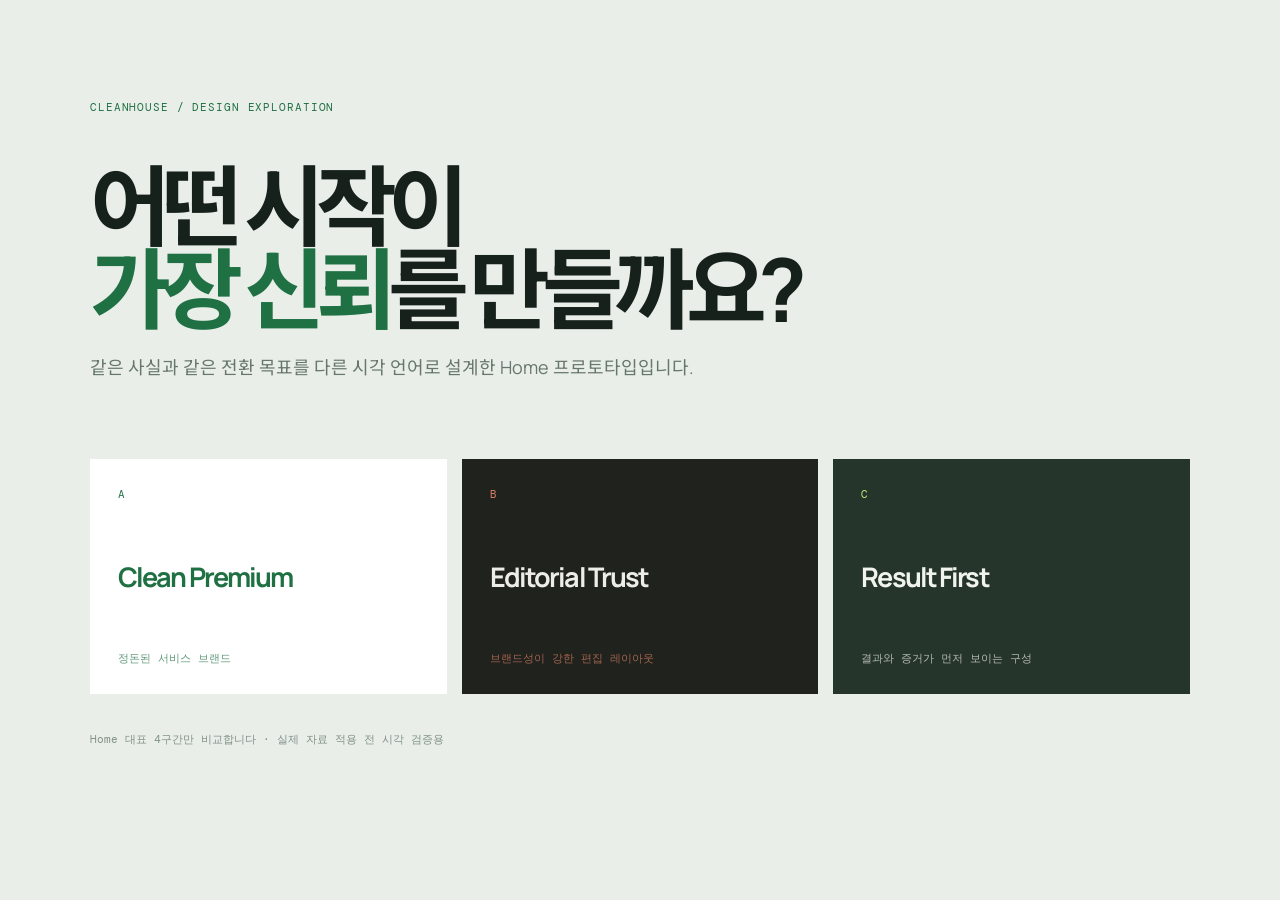
<file: index.html>
<!doctype html>
<html lang="ko">
  <head>
    <meta charset="UTF-8" />
    <meta name="viewport" content="width=device-width, initial-scale=1.0" />
    <meta name="description" content="클린하우스 디자인 방향 비교 프로토타입" />
    <title>클린하우스 디자인 방향 비교</title>
    <link rel="stylesheet" href="./styles.css" />
  </head>
  <body class="overview">
    <main class="overview-shell">
      <p class="eyebrow">CLEANHOUSE / DESIGN EXPLORATION</p>
      <h1>어떤 시작이<br /><em>가장 신뢰</em>를 만들까요?</h1>
      <p class="overview-lead">같은 사실과 같은 전환 목표를 다른 시각 언어로 설계한 Home 프로토타입입니다.</p>
      <div class="direction-grid">
        <a class="direction-link direction-link--a" href="./design-a.html"><span>A</span><strong>Clean Premium</strong><small>정돈된 서비스 브랜드</small></a>
        <a class="direction-link direction-link--b" href="./design-b.html"><span>B</span><strong>Editorial Trust</strong><small>브랜드성이 강한 편집 레이아웃</small></a>
        <a class="direction-link direction-link--c" href="./design-c.html"><span>C</span><strong>Result First</strong><small>결과와 증거가 먼저 보이는 구성</small></a>
      </div>
      <p class="overview-note">Home 대표 4구간만 비교합니다 · 실제 자료 적용 전 시각 검증용</p>
    </main>
  </body>
</html>
</file>
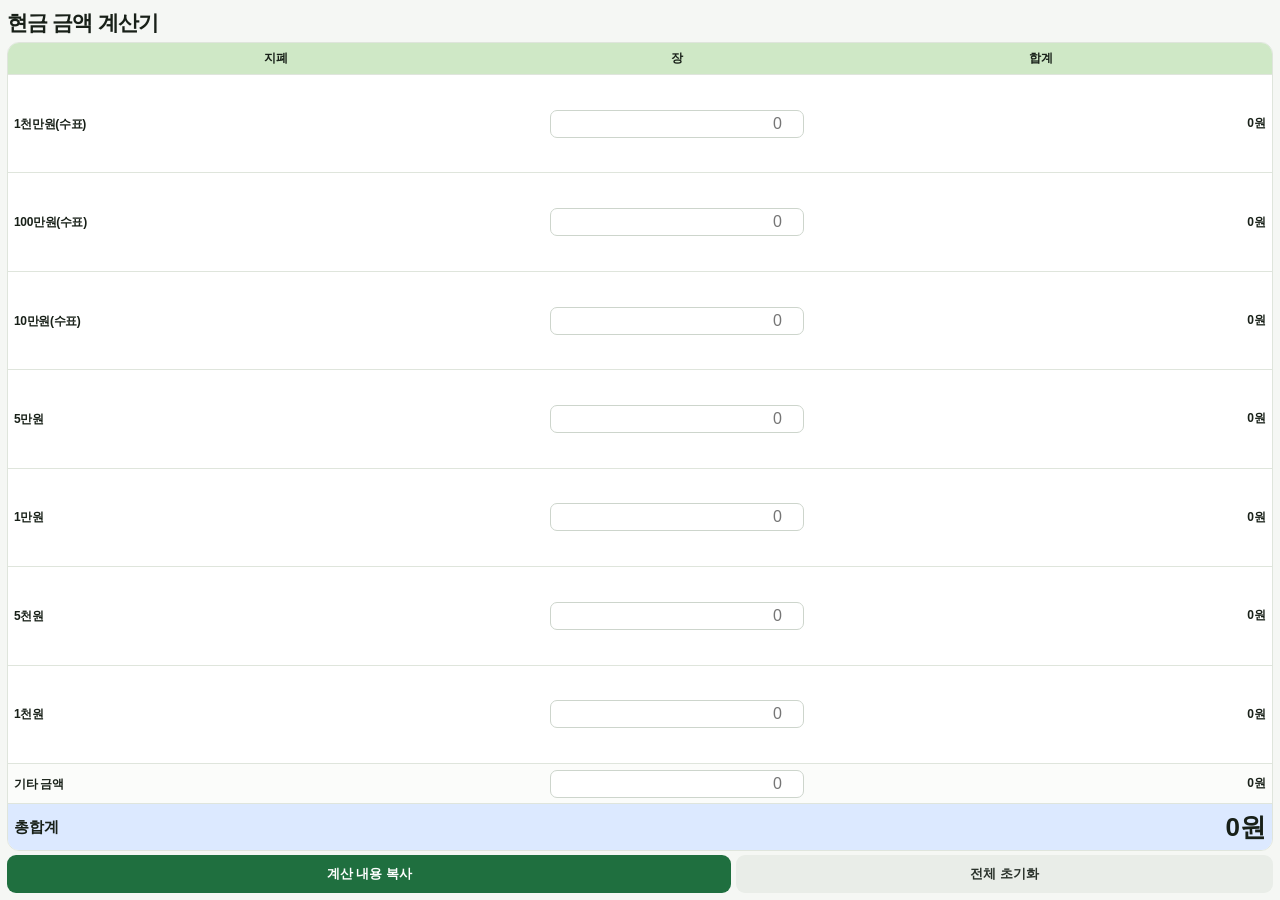
<file: app/src/main/assets/index.html>
<!doctype html>
<html lang="ko">
<head>
<meta charset="utf-8">
<meta name="viewport" content="width=device-width,initial-scale=1,viewport-fit=cover,user-scalable=no">
<title>현금 금액 계산기</title>
<style>
:root{--bg:#f5f7f4;--line:#dfe5dc;--green:#cfe8c6;--blue:#dce9ff;--text:#182018}
*{box-sizing:border-box;-webkit-tap-highlight-color:transparent}
html,body{margin:0;width:100%;height:100%;overflow:hidden;overscroll-behavior:none}
body{font-family:-apple-system,BlinkMacSystemFont,"Segoe UI","Noto Sans KR",sans-serif;background:var(--bg);color:var(--text)}
.wrap{width:100%;height:100dvh;margin:0 auto;padding:7px;display:flex;flex-direction:column;gap:4px}
.topbar{flex:0 0 31px;display:flex;align-items:center}
h1{margin:0;font-size:21px;line-height:1;letter-spacing:-.04em;white-space:nowrap}
.card{flex:1;min-height:0;background:#fff;border:1px solid var(--line);border-radius:12px;overflow:hidden;display:flex;flex-direction:column}
.head,.row{display:grid;grid-template-columns:1.45fr .72fr 1.25fr;align-items:center}
.head{flex:0 0 32px;background:var(--green);font-weight:800;text-align:center;border-bottom:1px solid var(--line);font-size:12px}
#rows{flex:1;min-height:0;display:grid;grid-template-rows:repeat(7,minmax(0,1fr))}
#rows .row{min-height:0}
.row{border-bottom:1px solid var(--line)}
.cell{padding:2px 6px;min-width:0}
.label{font-weight:750;letter-spacing:-.03em;font-size:12px;line-height:1;white-space:nowrap}
input{width:100%;height:28px;border:1px solid #cdd5cc;border-radius:7px;padding:0 6px;font-size:16px;text-align:right;outline:none;background:#fff}
input:focus{border-color:#6e9f72;box-shadow:0 0 0 2px rgba(84,134,91,.13)}
.amount{text-align:right;font-size:12px;font-weight:800;font-variant-numeric:tabular-nums;white-space:nowrap}
.etc{flex:0 0 40px;background:#fbfcfa}
.total{flex:0 0 46px;display:grid;grid-template-columns:1fr 1.4fr;align-items:center;background:var(--blue);font-weight:900;font-size:15px}
.total .value{text-align:right;font-size:26px;font-variant-numeric:tabular-nums;white-space:nowrap}
.actions{flex:0 0 38px;display:grid;grid-template-columns:1.35fr 1fr;gap:5px}
button{min-height:38px;border:0;border-radius:9px;font-family:inherit;font-size:13px;font-weight:800;touch-action:manipulation}
.copy{background:#1f6f3f;color:#fff}.reset{background:#e9ede8;color:#29312a}
@media(max-height:680px){.topbar{flex-basis:26px}h1{font-size:17px}.head{flex-basis:28px}.label,.amount{font-size:11px}input{height:25px}.etc{flex-basis:36px}.total{flex-basis:41px}.total .value{font-size:20px}.actions{flex-basis:34px}button{min-height:34px}}
@media(max-height:560px){.topbar{display:none}.head{flex-basis:25px}.etc{flex-basis:32px}.total{flex-basis:36px}.actions{flex-basis:31px}button{min-height:31px}}
</style>
</head>
<body>
<main class="wrap">
  <div class="topbar"><h1>현금 금액 계산기</h1></div>
  <section class="card">
    <div class="head"><div class="cell">지폐</div><div class="cell">장</div><div class="cell">합계</div></div>
    <div id="rows"></div>
    <div class="row etc">
      <div class="cell"><div class="label">기타 금액</div></div>
      <div class="cell"><input id="etcAmount" type="number" inputmode="numeric" min="0" step="1" placeholder="0" aria-label="기타 금액"></div>
      <div class="cell amount" id="etcTotal">0원</div>
    </div>
    <div class="total"><div class="cell">총합계</div><div class="cell value" id="grandTotal">0원</div></div>
  </section>
  <div class="actions">
    <button class="copy" id="copyBtn">계산 내용 복사</button>
    <button class="reset" id="resetBtn">전체 초기화</button>
  </div>
</main>
<script>
const denominations=[
 {label:"1천만원(수표)",value:10000000},
 {label:"100만원(수표)",value:1000000},
 {label:"10만원(수표)",value:100000},
 {label:"5만원",value:50000},
 {label:"1만원",value:10000},
 {label:"5천원",value:5000},
 {label:"1천원",value:1000}
];
const rowsEl=document.getElementById("rows"),etcInput=document.getElementById("etcAmount"),etcTotal=document.getElementById("etcTotal"),grandTotal=document.getElementById("grandTotal");
const fmt=n=>new Intl.NumberFormat("ko-KR").format(n)+"원";
const clean=v=>Math.max(0,Math.floor(Number(v)||0));
denominations.forEach((d,i)=>{
 const row=document.createElement("div");row.className="row";
 row.innerHTML=`<div class="cell"><div class="label">${d.label}</div></div><div class="cell"><input class="count" data-index="${i}" type="number" inputmode="numeric" min="0" step="1" placeholder="0" aria-label="${d.label} 장수"></div><div class="cell amount" id="subtotal-${i}">0원</div>`;
 rowsEl.appendChild(row);
});
const countInputs=[...document.querySelectorAll(".count")];
function calculate(){
 let total=0;
 countInputs.forEach(input=>{
   const i=Number(input.dataset.index),count=clean(input.value),subtotal=count*denominations[i].value;
   document.getElementById(`subtotal-${i}`).textContent=fmt(subtotal);total+=subtotal;
 });
 const etc=clean(etcInput.value);etcTotal.textContent=fmt(etc);total+=etc;grandTotal.textContent=fmt(total);return total;
}
function makeCopyText(){
 const lines=["[현금 계산 내역]"];
 countInputs.forEach(input=>{
   const i=Number(input.dataset.index),count=clean(input.value);
   if(count>0) lines.push(`${denominations[i].label} × ${count}장 = ${fmt(count*denominations[i].value)}`);
 });
 const etc=clean(etcInput.value);if(etc>0)lines.push(`기타 금액 = ${fmt(etc)}`);
 lines.push(`총합계 = ${fmt(calculate())}`);return lines.join("\n");
}
function copyResult(){
 const text=makeCopyText();
 if(window.Android&&window.Android.copyText){window.Android.copyText(text);return;}
 const ta=document.createElement("textarea");ta.value=text;document.body.appendChild(ta);ta.select();document.execCommand("copy");ta.remove();
}
function resetAll(){countInputs.forEach(i=>i.value="");etcInput.value="";calculate();}
countInputs.forEach(i=>i.addEventListener("input",calculate));
etcInput.addEventListener("input",calculate);
document.getElementById("copyBtn").addEventListener("click",copyResult);
document.getElementById("resetBtn").addEventListener("click",resetAll);
calculate();
</script>
</body>
</html>
</file>
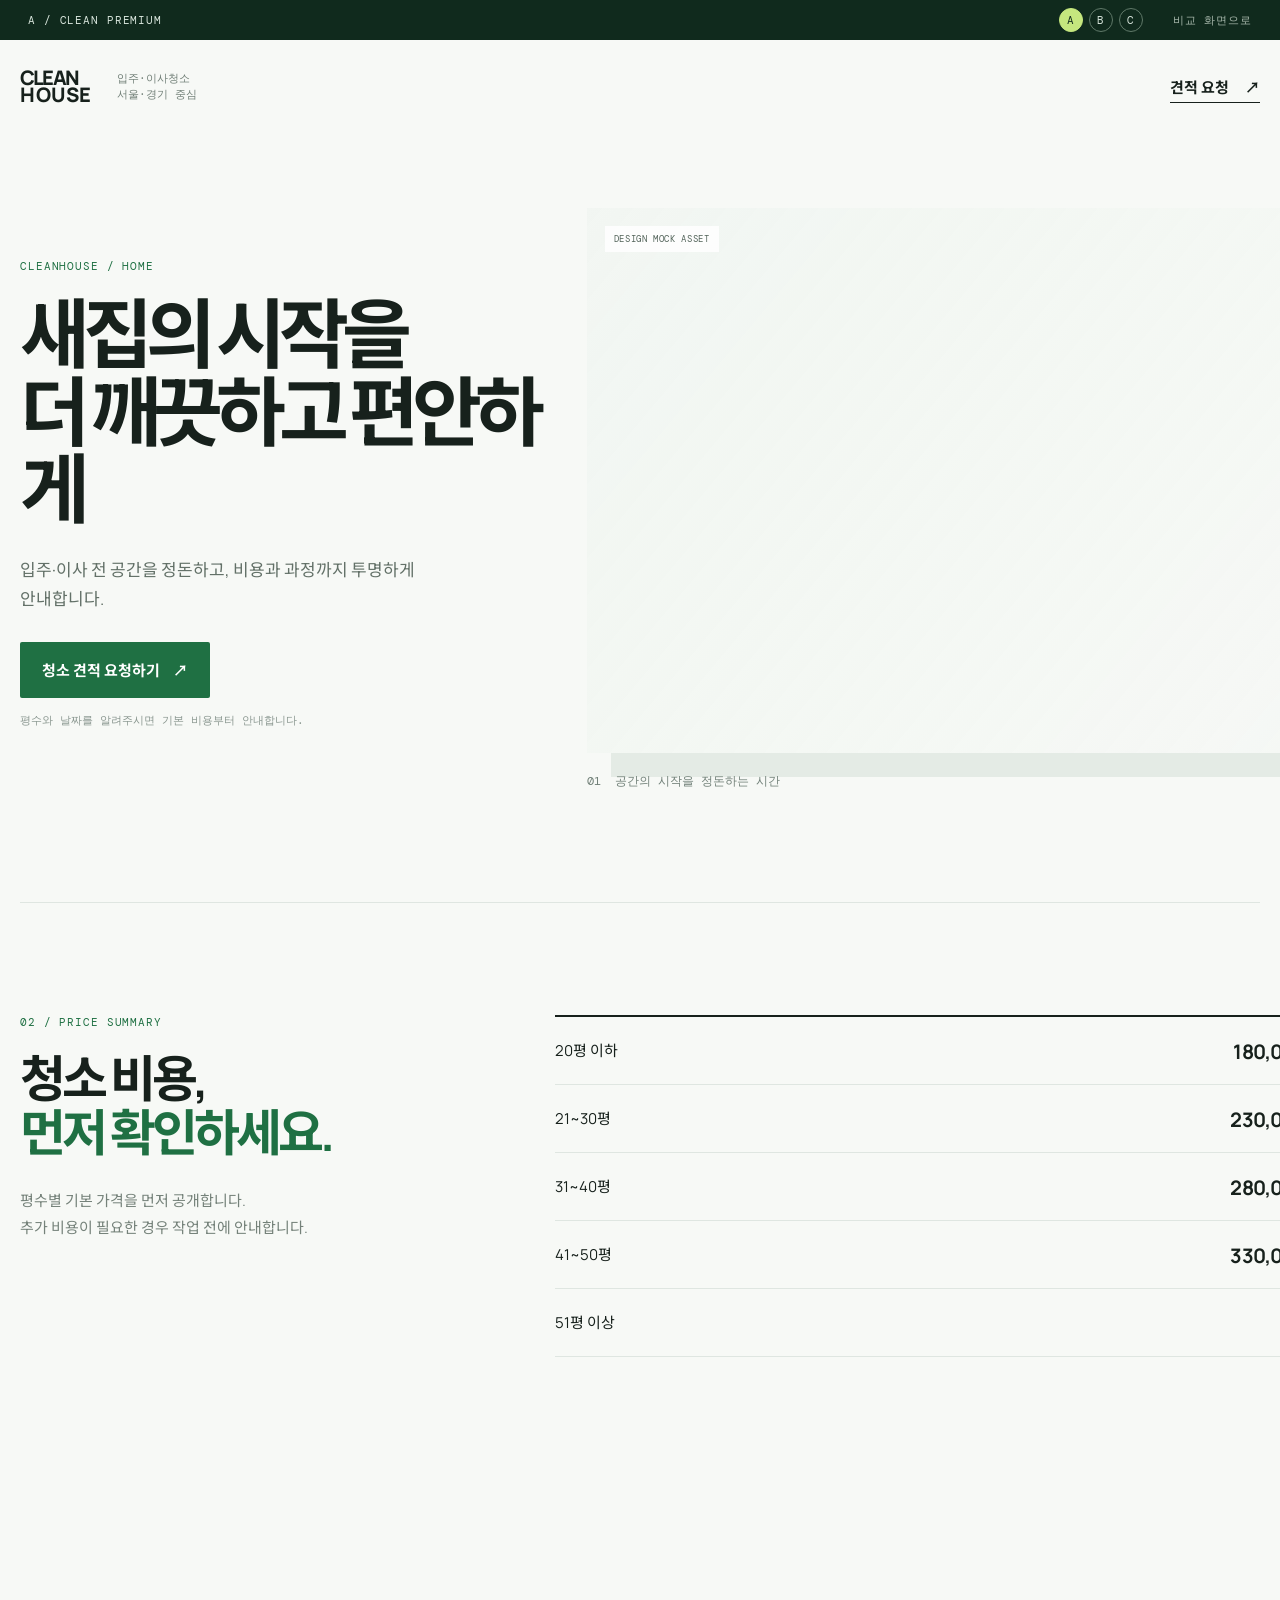
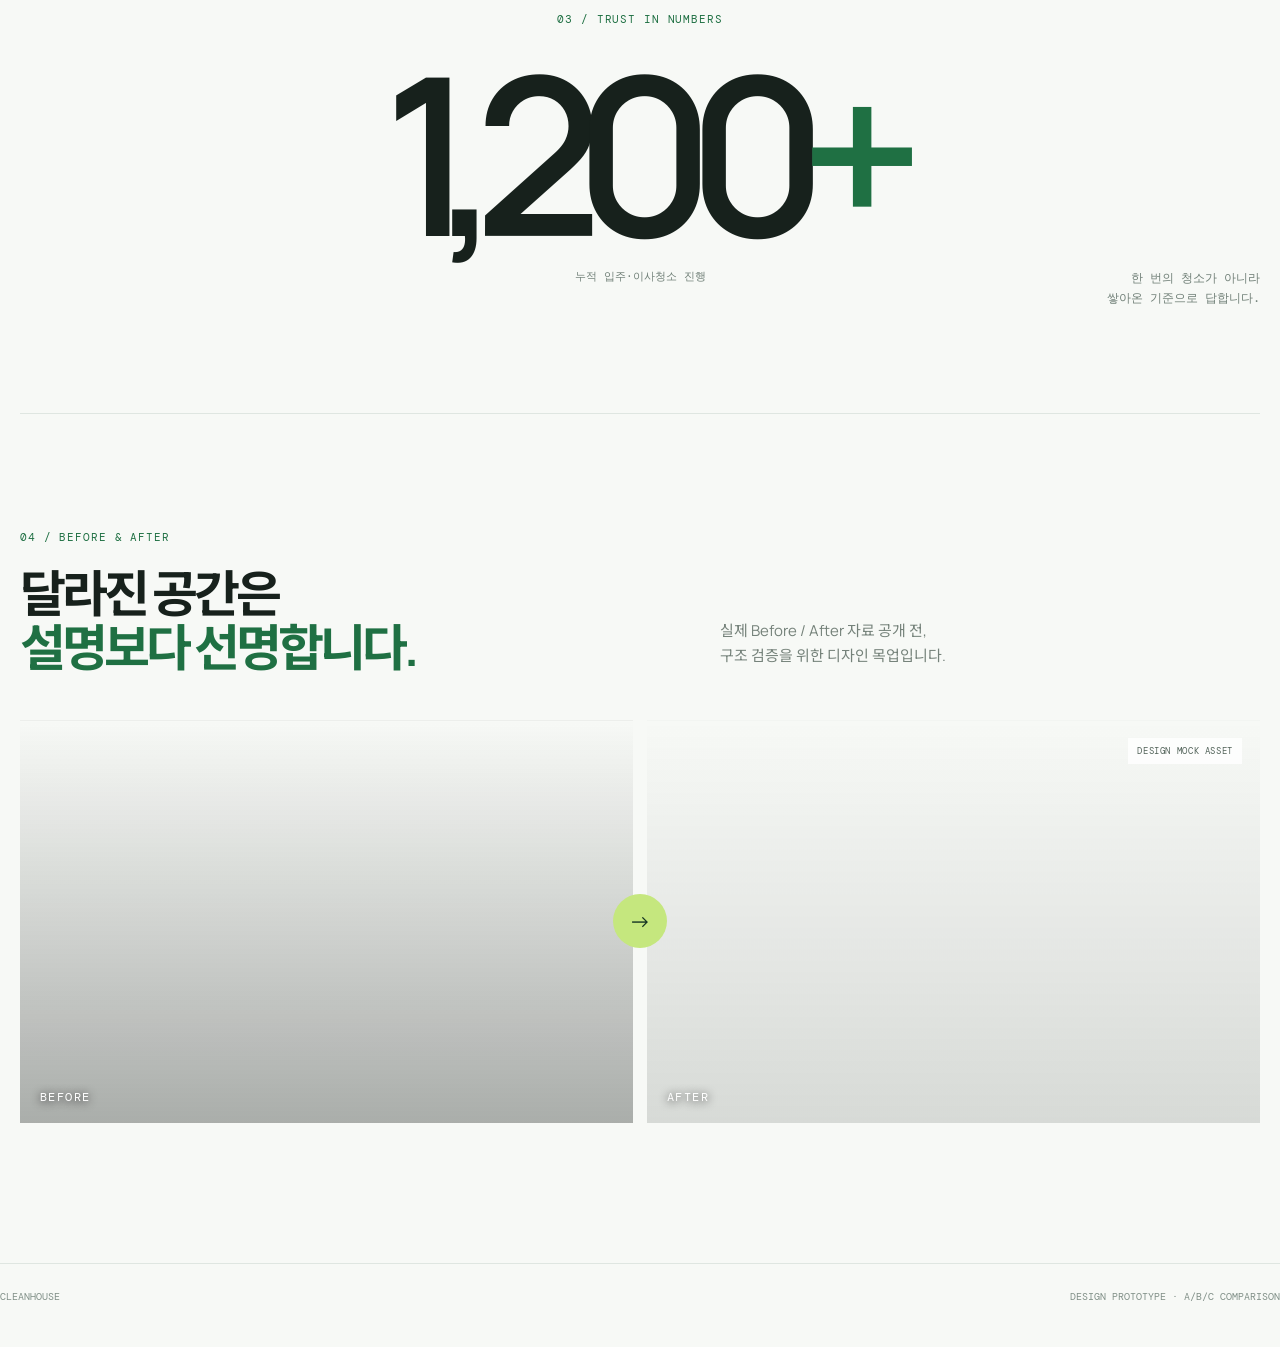
<file: design-a.html>
<!doctype html>
<html lang="ko"><head><meta charset="UTF-8" /><meta name="viewport" content="width=device-width, initial-scale=1.0" /><title>A / Clean Premium · 클린하우스</title><link rel="stylesheet" href="./styles.css" /></head><body data-variant="a"><div id="app"></div><script src="./app.js"></script></body></html>
</file>
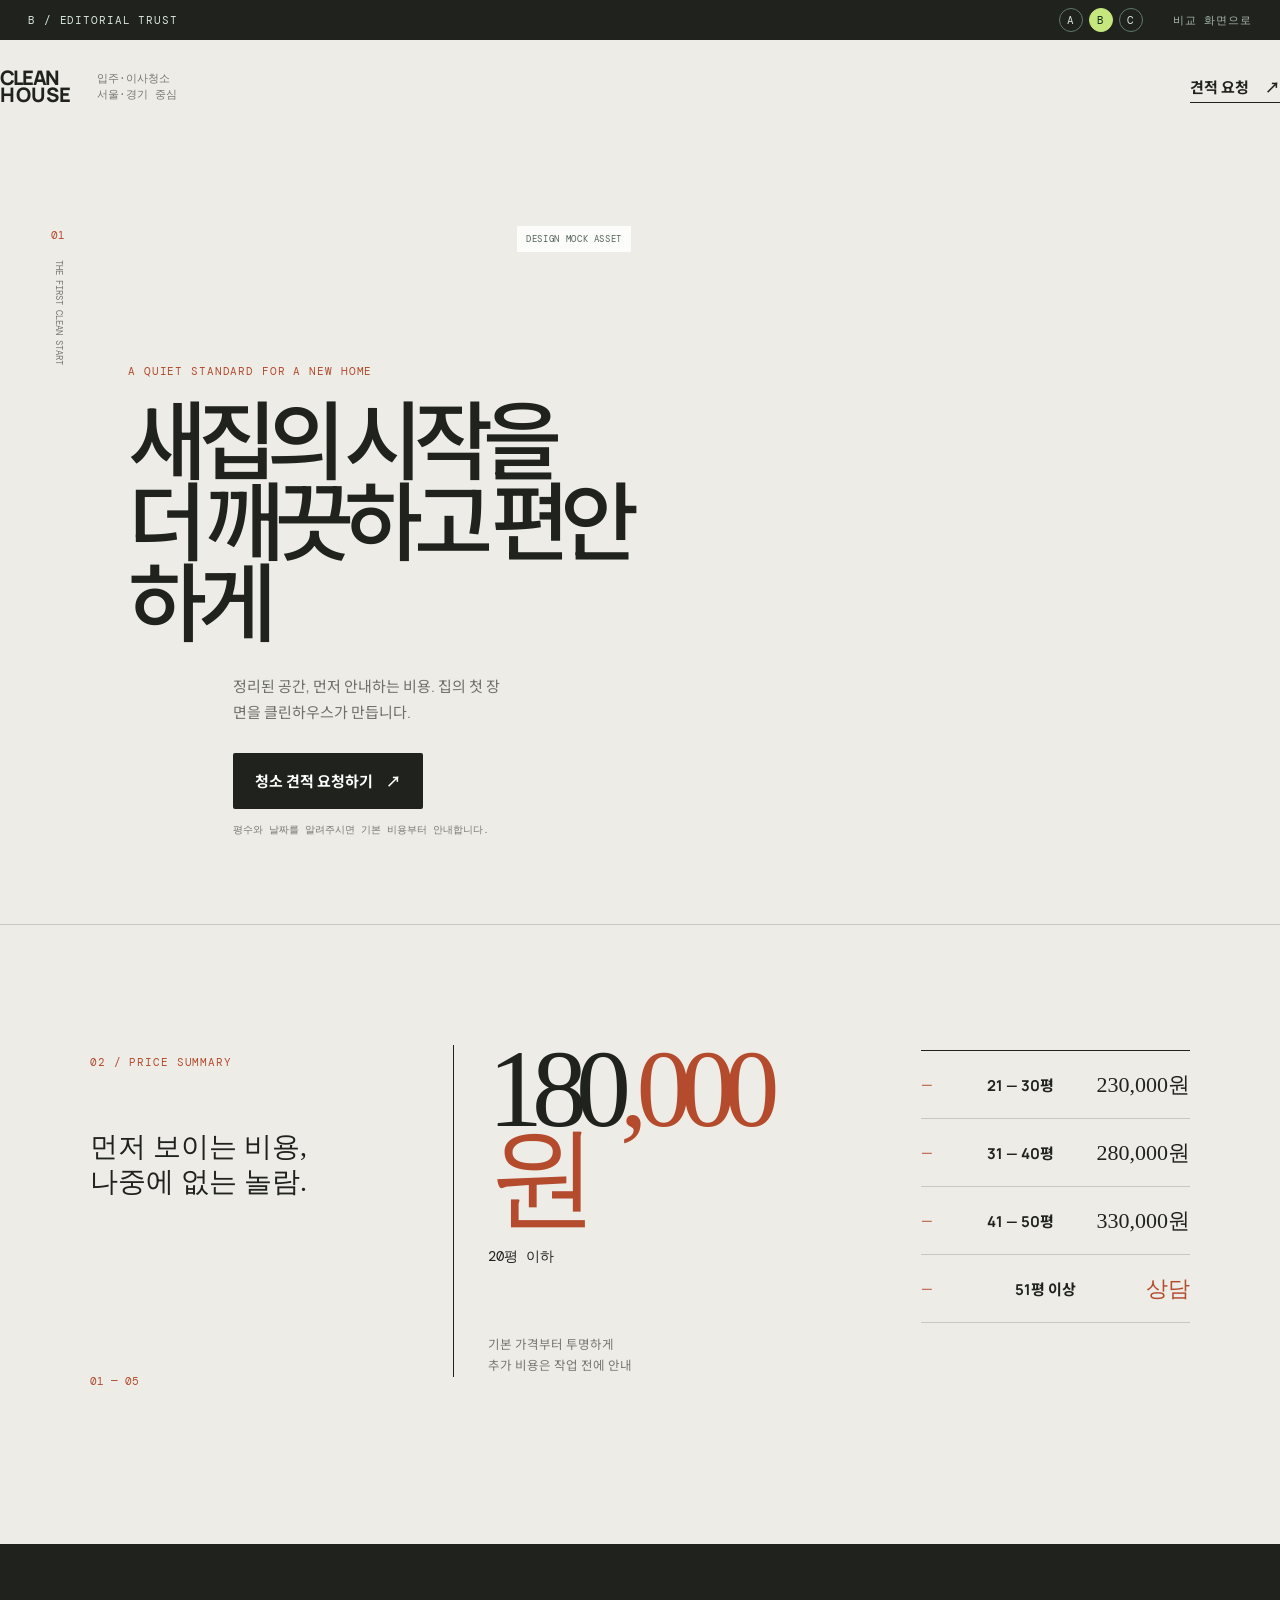
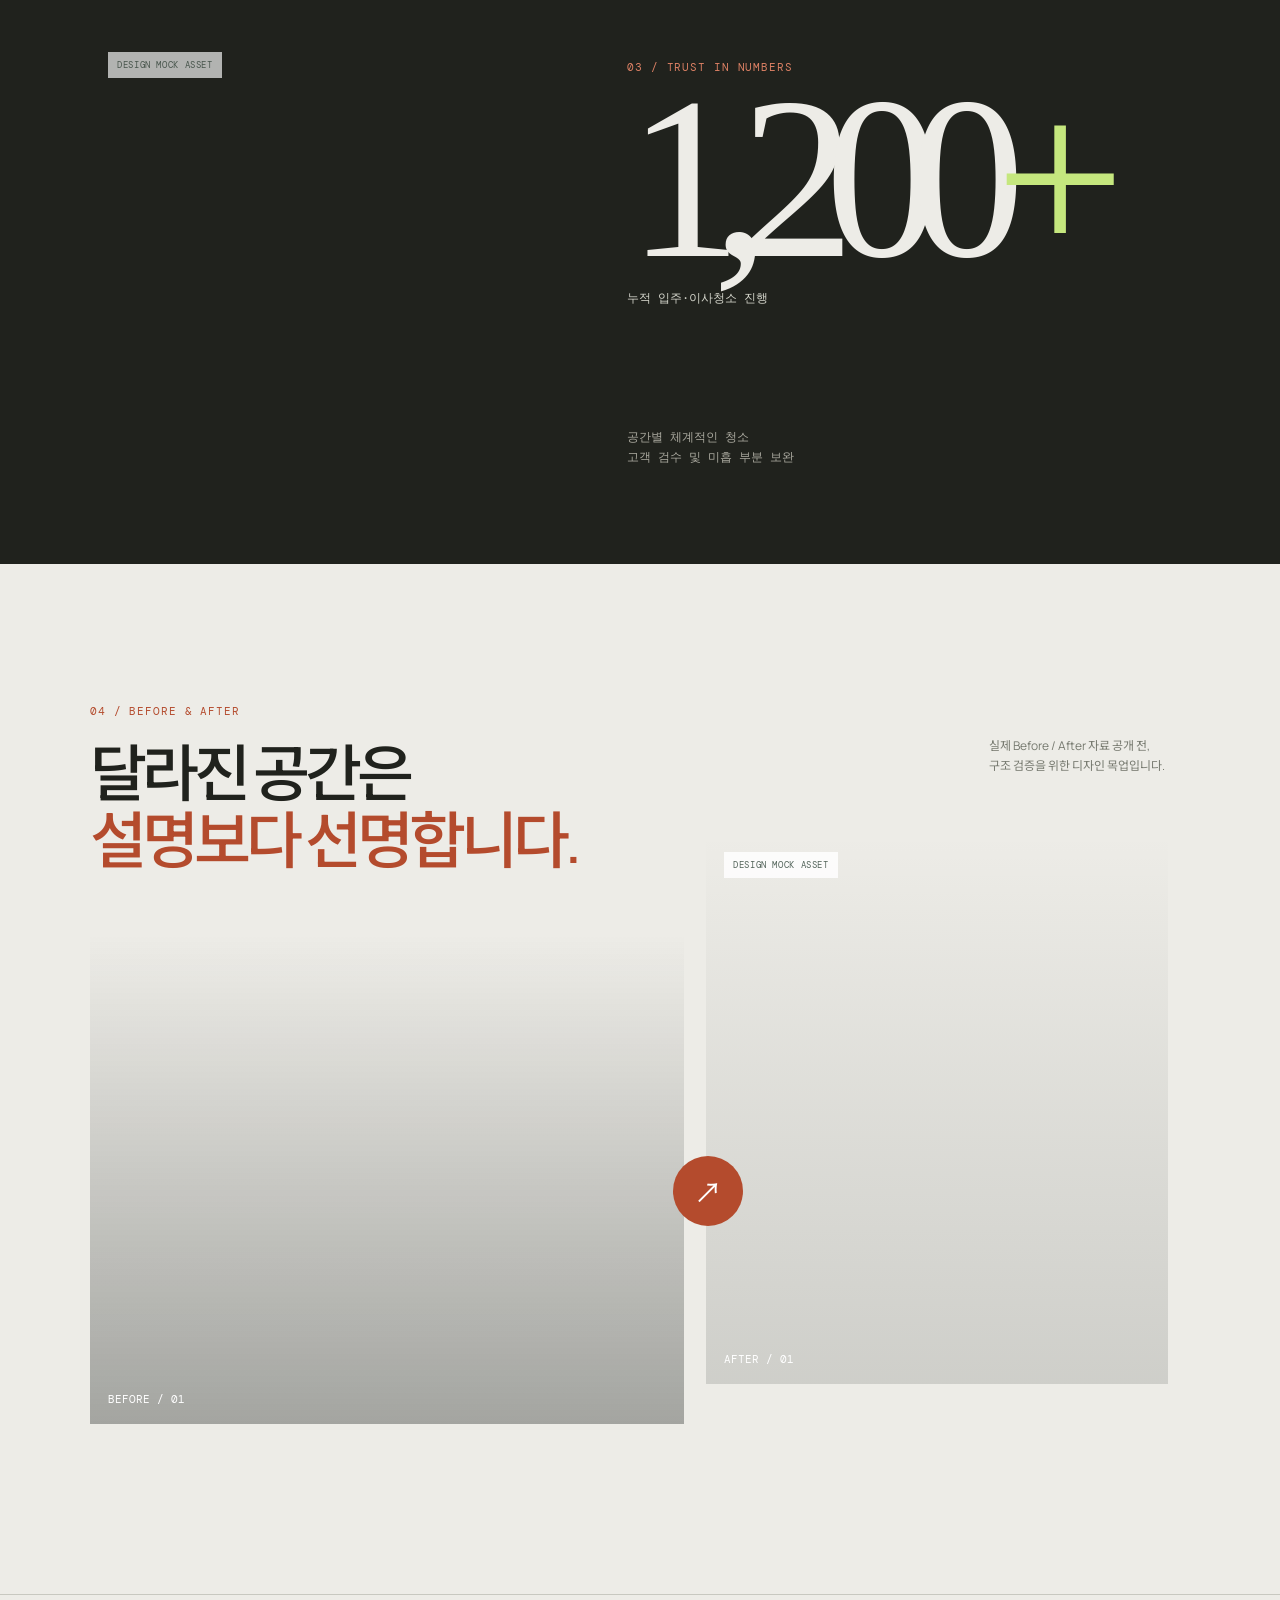
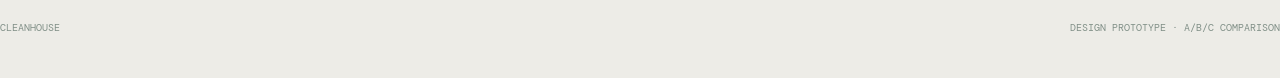
<file: design-b.html>
<!doctype html>
<html lang="ko"><head><meta charset="UTF-8" /><meta name="viewport" content="width=device-width, initial-scale=1.0" /><title>B / Editorial Trust · 클린하우스</title><link rel="stylesheet" href="./styles.css" /></head><body data-variant="b"><div id="app"></div><script src="./app.js"></script></body></html>
</file>
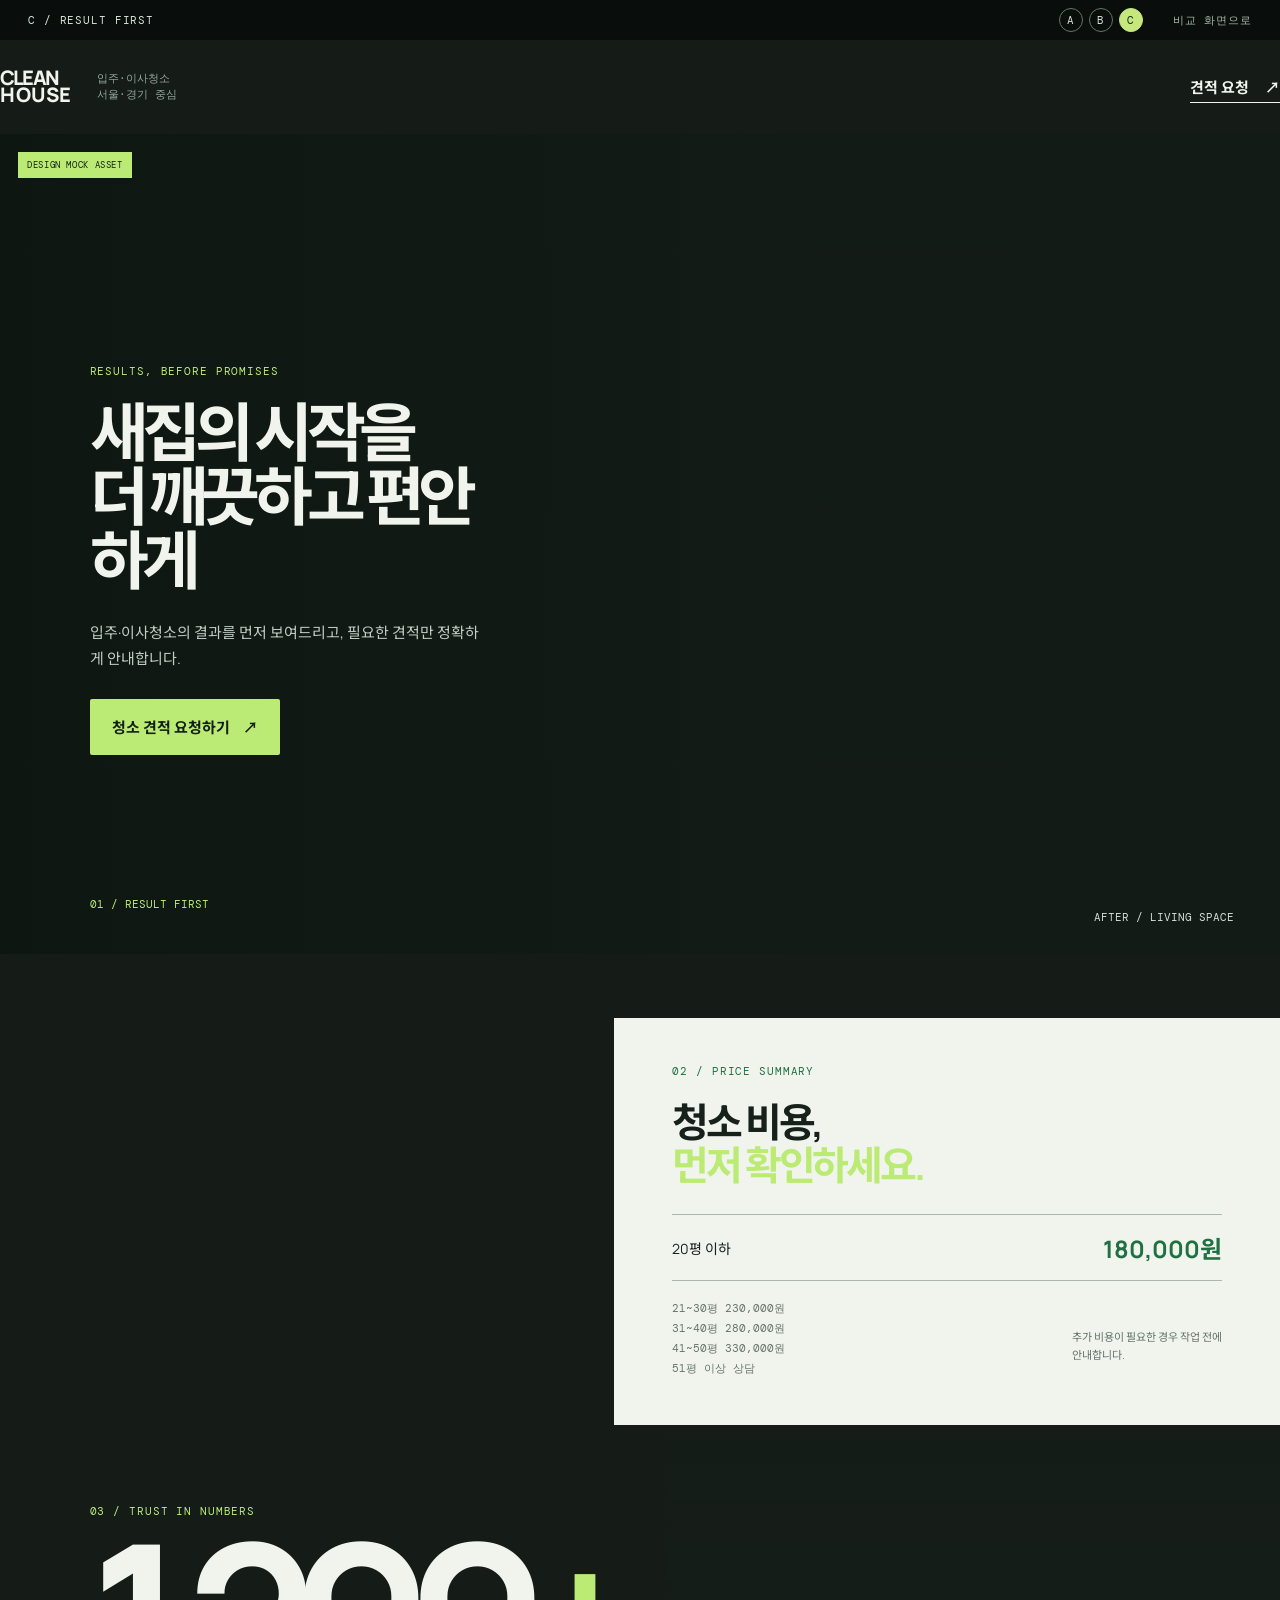
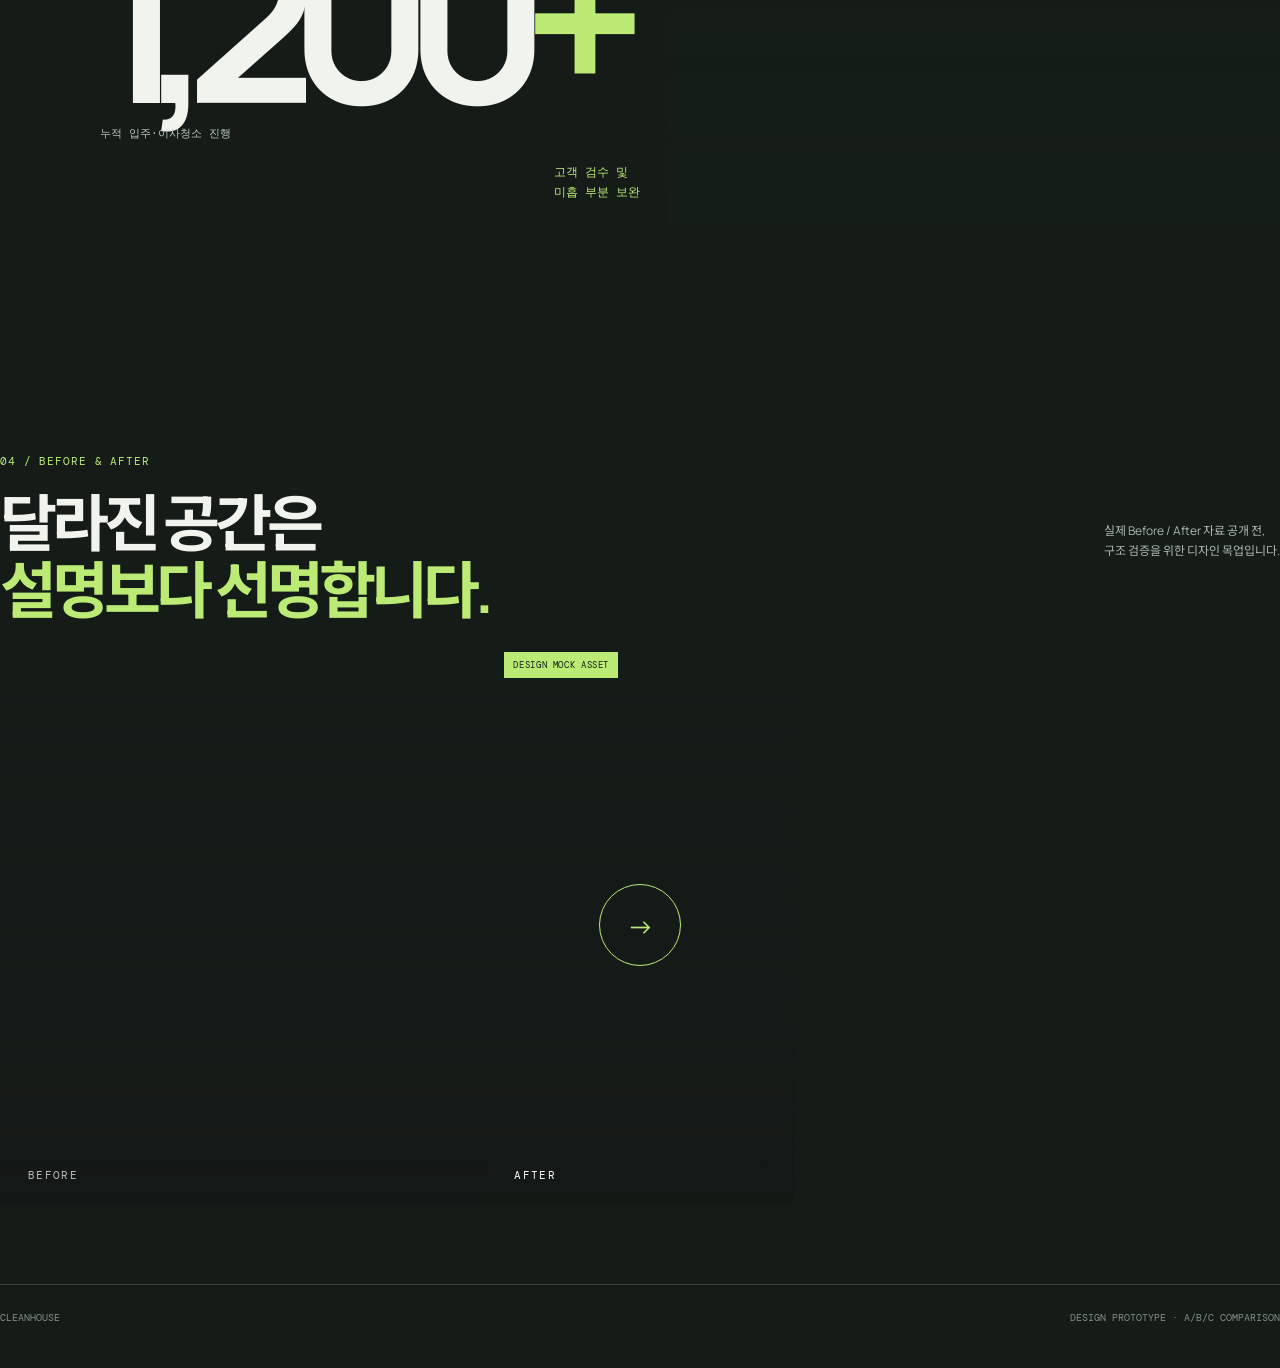
<file: design-c.html>
<!doctype html>
<html lang="ko"><head><meta charset="UTF-8" /><meta name="viewport" content="width=device-width, initial-scale=1.0" /><title>C / Result First · 클린하우스</title><link rel="stylesheet" href="./styles.css" /></head><body data-variant="c"><div id="app"></div><script src="./app.js"></script></body></html>
</file>
<file: styles.css>
@import url('https://fonts.googleapis.com/css2?family=DM+Mono:wght@400;500&family=Manrope:wght@400;500;600;700;800&family=Noto+Sans+KR:wght@400;500;600;700;800&display=swap');

:root { --ink:#17211c; --muted:#728078; --line:#dfe6e1; --green:#1f7043; --lime:#c5e77e; --paper:#f7f9f6; --serif: Georgia, 'Times New Roman', serif; --sans: Manrope, 'Noto Sans KR', sans-serif; --mono:'DM Mono', monospace; }
* { box-sizing:border-box; }
html { scroll-behavior:smooth; }
body { margin:0; color:var(--ink); background:var(--paper); font-family:var(--sans); font-size:15px; }
a { color:inherit; text-decoration:none; }
.prototype-bar { height:40px; background:#102a1d; color:#d8e5dc; display:flex; align-items:center; padding:0 28px; font:11px var(--mono); letter-spacing:.08em; gap:30px; }
.prototype-bar nav { display:flex; gap:6px; margin-left:auto; }
.prototype-bar nav a { width:24px; height:24px; display:grid; place-items:center; border:1px solid #607969; border-radius:50%; }
.prototype-bar nav a.is-active { color:#102a1d; background:var(--lime); border-color:var(--lime); }
.back-link { color:#a9b9ad; }
.site-header { height:94px; max-width:1240px; margin:auto; display:flex; align-items:center; gap:25px; }
.brand { font:800 20px/0.83 var(--sans); letter-spacing:-.09em; }
.brand span { letter-spacing:.03em; }
.site-header p { color:var(--muted); font:11px/1.45 var(--mono); margin:0; }
.header-link { margin-left:auto; font-weight:700; border-bottom:1px solid var(--ink); padding:4px 0; }
.header-link span, .primary-cta span { margin-left:13px; }
.section-wrap { max-width:1240px; margin:auto; }
.eyebrow { font:11px var(--mono); letter-spacing:.08em; color:var(--green); margin:0 0 22px; }
.hero { min-height:700px; display:grid; grid-template-columns: .78fr 1.22fr; gap:70px; align-items:center; padding:65px 0 100px; }
.hero h1 { font-size:clamp(54px,5.2vw,80px); line-height:1.05; letter-spacing:-.085em; margin:0; font-weight:700; }
.hero-intro { font-size:17px; line-height:1.7; color:#637168; max-width:400px; margin:32px 0; }
.primary-cta { display:inline-flex; align-items:center; background:var(--green); color:white; padding:17px 22px; border-radius:2px; font-weight:700; transition:transform .25s, background .25s; }
.primary-cta:hover { transform:translateY(-3px); background:#155a34; }
.microcopy { font:11px var(--mono); color:#8a9790; margin-top:15px; }
.hero-visual { margin:0; position:relative; }
.hero-image { width:100%; aspect-ratio:1.3; background:linear-gradient(130deg,rgba(220,235,225,.2),rgba(220,235,225,.05)), url('https://images.unsplash.com/photo-1600607687920-4e2a09cf159d?auto=format&fit=crop&w=1400&q=85') center/cover; box-shadow:24px 24px 0 #e4ebe5; }
.mock-label { position:absolute; top:18px; left:18px; z-index:1; padding:7px 9px; background:rgba(255,255,255,.84); color:#53645a; font:9px var(--mono); letter-spacing:.07em; }
.hero-visual figcaption { display:flex; gap:14px; align-items:center; font:12px var(--mono); margin-top:20px; color:#718078; }
.hero-visual figcaption span { color:var(--green); }
.pricing { padding:105px 0 120px; display:grid; grid-template-columns: .8fr 1.2fr; gap:90px; border-top:1px solid var(--line); }
h2 { font-size:50px; line-height:1.08; letter-spacing:-.08em; margin:0; }
h2 em, .overview-shell em { color:var(--green); font-style:normal; }
.section-heading > p:last-child { color:#75827a; line-height:1.8; margin-top:27px; }
.price-list { border-top:2px solid var(--ink); }
.price-row { min-height:65px; display:flex; align-items:center; justify-content:space-between; border-bottom:1px solid var(--line); }
.price-row strong { font-size:20px; letter-spacing:-.04em; }
.price-row--consult strong { color:var(--green); }
.trust { min-height:395px; background:var(--green); color:white; max-width:none; padding:76px max(calc((100% - 1240px)/2),40px); display:grid; grid-template-columns:1fr 1.3fr 1fr; align-items:end; gap:30px; }
.trust .eyebrow { color:var(--lime); }
.trust-note p:last-child { font-size:17px; line-height:1.55; margin:0; color:#cfe1d4; }
.trust-number strong { display:block; font-size:clamp(120px,15vw,210px); letter-spacing:-.12em; line-height:.7; font-weight:600; }
.trust-number strong span { color:var(--lime); }
.trust-number p { font:11px var(--mono); margin:24px 0 0 11px; color:#d5e6d8; }
.trust-sign { justify-self:end; font:12px/1.7 var(--mono); color:#cfe1d4; padding-bottom:4px; }
.cases { padding:120px 0 130px; }
.cases-top { display:flex; justify-content:space-between; align-items:end; margin-bottom:48px; }
.case-copy { color:#738078; line-height:1.7; margin:0 70px 5px 0; }
.before-after { display:grid; grid-template-columns:1fr 1fr; gap:16px; position:relative; }
.case-image { aspect-ratio:1.45; position:relative; background-position:center; background-size:cover; }
.case-image span { position:absolute; left:20px; bottom:18px; color:white; font:12px var(--mono); letter-spacing:.12em; text-shadow:0 1px 10px #000; }
.case-image--before { background-image:linear-gradient(0deg,rgba(20,28,24,.34),transparent),url('https://images.unsplash.com/photo-1584622650111-993a426fbf0a?auto=format&fit=crop&w=1100&q=80'); filter:saturate(.65); }
.case-image--after { background-image:linear-gradient(0deg,rgba(20,28,24,.14),transparent),url('https://images.unsplash.com/photo-1600566753190-17f0baa2a6c3?auto=format&fit=crop&w=1100&q=80'); }
.case-image--after .mock-label { left:auto; right:18px; }
.case-divider { position:absolute; left:50%; top:50%; transform:translate(-50%,-50%); width:54px; height:54px; display:grid; place-items:center; background:var(--lime); color:#143322; border-radius:50%; font-size:22px; z-index:2; }
.footer { padding:26px 0 44px; border-top:1px solid var(--line); display:flex; justify-content:space-between; font:10px var(--mono); color:#819088; }

body[data-variant="b"] { --paper:#edece7; --ink:#20221d; --green:#b44b2d; --line:#c8c8c0; --muted:#777a70; }
body[data-variant="b"] .prototype-bar { background:#20221d; }
body[data-variant="b"] .site-header { max-width:1320px; }
body[data-variant="b"] .hero { max-width:1320px; grid-template-columns: .95fr 1.05fr; min-height:760px; padding-top:90px; align-items:start; position:relative; }
body[data-variant="b"] .hero-copy { padding-top:90px; padding-left:90px; }
body[data-variant="b"] .hero h1 { font-size:86px; font-weight:500; line-height:.96; letter-spacing:-.1em; }
body[data-variant="b"] .hero h1 br { display:none; }
body[data-variant="b"] .hero h1::after { content:' '; }
body[data-variant="b"] .hero-intro { max-width:310px; margin-left:90px; }
body[data-variant="b"] .primary-cta { margin-left:90px; background:var(--ink); }
body[data-variant="b"] .microcopy { margin-left:90px; }
body[data-variant="b"] .hero-visual { margin-top:0; }
body[data-variant="b"] .hero-image { aspect-ratio:.88; box-shadow:none; background-image:url('https://images.unsplash.com/photo-1600566753086-00f18fb6b3ea?auto=format&fit=crop&w=1100&q=85'); }
body[data-variant="b"] .hero-visual figcaption { position:absolute; bottom:-31px; right:0; margin:0; }
body[data-variant="b"] h2 { font-size:62px; font-weight:500; }
body[data-variant="b"] .pricing { max-width:1320px; padding:120px 90px; grid-template-columns: .7fr 1.3fr; }
body[data-variant="b"] .section-heading { padding-top:24px; }
body[data-variant="b"] .price-list { border-top:1px solid var(--ink); }
body[data-variant="b"] .price-row { min-height:76px; }
body[data-variant="b"] .price-row::before { content:'—'; margin-right:20px; color:var(--green); }
body[data-variant="b"] .price-row strong { font-family:var(--serif); font-size:30px; font-weight:400; }
body[data-variant="b"] .trust { background:#20221d; min-height:520px; padding:110px max(calc((100% - 1320px)/2),90px); grid-template-columns:1fr 2fr .7fr; align-items:start; }
body[data-variant="b"] .trust-number { grid-column:2; margin-top:-20px; }
body[data-variant="b"] .trust-number strong { font-family:var(--serif); font-size:250px; font-weight:400; letter-spacing:-.13em; }
body[data-variant="b"] .trust-sign { grid-column:3; margin-top:260px; }
body[data-variant="b"] .cases { max-width:1320px; padding:150px 90px; }
body[data-variant="b"] .cases-top { align-items:start; }
body[data-variant="b"] .cases-top h2 { max-width:560px; }
body[data-variant="b"] .case-copy { max-width:220px; margin-top:30px; }
body[data-variant="b"] .before-after { grid-template-columns:1.18fr .82fr; align-items:end; }
body[data-variant="b"] .case-image--before { aspect-ratio:1.12; }
body[data-variant="b"] .case-image--after { aspect-ratio:.92; margin-bottom:80px; }
body[data-variant="b"] .case-divider { left:62%; top:58%; background:var(--green); color:white; }

body[data-variant="c"] { --paper:#151c18; --ink:#f1f4ed; --muted:#a9b7ad; --line:#34423a; --green:#bbeb75; }
body[data-variant="c"] .prototype-bar { background:#090d0b; }
body[data-variant="c"] .site-header { max-width:1340px; }
body[data-variant="c"] .brand, body[data-variant="c"] .header-link { color:#f1f4ed; }
body[data-variant="c"] .site-header p { color:#94a59a; }
body[data-variant="c"] .header-link { border-color:#f1f4ed; }
body[data-variant="c"] .eyebrow, body[data-variant="c"] h2 em { color:var(--green); }
body[data-variant="c"] .hero { max-width:1340px; grid-template-columns:.52fr 1.48fr; gap:45px; min-height:750px; padding:25px 0 110px; }
body[data-variant="c"] .hero-copy { z-index:2; padding-top:100px; }
body[data-variant="c"] .hero h1 { font-size:65px; letter-spacing:-.095em; }
body[data-variant="c"] .hero-intro { color:#a9b7ad; font-size:15px; }
body[data-variant="c"] .primary-cta { background:var(--green); color:#142017; }
body[data-variant="c"] .hero-visual { margin-left:-80px; }
body[data-variant="c"] .hero-image { aspect-ratio:1.6; box-shadow:-28px 28px 0 #26352b; background-image:url('https://images.unsplash.com/photo-1600607687939-ce8a6c25118c?auto=format&fit=crop&w=1500&q=90'); }
body[data-variant="c"] .hero-visual figcaption { color:#a9b7ad; }
body[data-variant="c"] .mock-label { background:#bbeb75; color:#142017; }
body[data-variant="c"] .pricing { max-width:1340px; grid-template-columns:.56fr 1.44fr; padding:80px 0 120px; }
body[data-variant="c"] .section-heading h2 { font-size:42px; }
body[data-variant="c"] .section-heading > p:last-child { color:#a9b7ad; }
body[data-variant="c"] .price-row { border-color:var(--line); }
body[data-variant="c"] .price-row strong { color:var(--green); }
body[data-variant="c"] .trust { background:#26352b; min-height:540px; padding:95px max(calc((100% - 1340px)/2),40px); grid-template-columns:.6fr 1.7fr .6fr; }
body[data-variant="c"] .trust-number strong { font-size:clamp(150px,20vw,300px); color:#f1f4ed; }
body[data-variant="c"] .trust-number strong span { color:var(--green); }
body[data-variant="c"] .trust-number p, body[data-variant="c"] .trust-note p:last-child, body[data-variant="c"] .trust-sign { color:#b9c9bd; }
body[data-variant="c"] .cases { max-width:1340px; padding:120px 0 145px; }
body[data-variant="c"] .cases-top { align-items:start; }
body[data-variant="c"] .cases-top h2 { font-size:60px; }
body[data-variant="c"] .case-copy { color:#a9b7ad; }
body[data-variant="c"] .before-after { gap:0; }
body[data-variant="c"] .case-image { aspect-ratio:1.5; }
body[data-variant="c"] .case-image--before { filter:grayscale(.5) brightness(.68); }
body[data-variant="c"] .case-image--after { transform:translateY(50px); }
body[data-variant="c"] .case-divider { background:var(--green); color:#142017; left:50%; }
body[data-variant="c"] .footer { border-color:var(--line); }

@media (max-width: 900px) { body:not(.overview) { min-width:940px; } .overview-shell { padding:45px 28px; } }
@media (prefers-reduced-motion: no-preference) { .hero-copy, .hero-visual, .pricing, .trust, .cases { animation:rise .7s both; } .hero-visual { animation-delay:.1s; } .pricing { animation-delay:.16s; } .trust { animation-delay:.22s; } .cases { animation-delay:.28s; } }
@keyframes rise { from { opacity:0; transform:translateY(14px); } to { opacity:1; transform:none; } }

.overview { background:#e9eee9; min-height:100vh; }
.overview-shell { max-width:1180px; padding:100px 40px; margin:auto; }
.overview-shell h1 { font-size:88px; line-height:.94; letter-spacing:-.1em; margin:50px 0 24px; }
.overview-lead { font-size:18px; color:#68776d; }
.direction-grid { display:grid; grid-template-columns:repeat(3,1fr); gap:15px; margin-top:80px; }
.direction-link { min-height:235px; padding:28px; display:flex; flex-direction:column; justify-content:space-between; transition:transform .25s; }
.direction-link:hover { transform:translateY(-8px); }
.direction-link span { font:11px var(--mono); }
.direction-link strong { font-size:27px; letter-spacing:-.07em; }
.direction-link small { font:11px var(--mono); opacity:.7; }
.direction-link--a { background:white; color:#1f7043; }
.direction-link--b { background:#20221d; color:#edece7; }
.direction-link--b span, .direction-link--b small { color:#db8064; }
.direction-link--c { background:#26352b; color:#f1f4ed; }
.direction-link--c span { color:#bbeb75; }
.overview-note { margin-top:38px; color:#829087; font:11px var(--mono); }

body[data-variant="a"] { background:#f7f9f6; }
body[data-variant="a"] .a-page { overflow:hidden; }
body[data-variant="a"] .a-hero { max-width:1240px; min-height:730px; margin:auto; padding:74px 0 112px; display:grid; grid-template-columns:42% 58%; gap:46px; align-items:center; }
body[data-variant="a"] .a-hero h1 { font-size:76px; line-height:1.02; letter-spacing:-.095em; margin:0; }
body[data-variant="a"] .a-hero-copy .hero-intro { margin:28px 0; }
body[data-variant="a"] .a-hero-visual { margin:0; position:relative; }
body[data-variant="a"] .a-hero-visual .hero-image { aspect-ratio:1.32; }
body[data-variant="a"] .a-hero-visual figcaption { display:flex; gap:14px; align-items:center; margin-top:20px; font:12px var(--mono); color:#718078; }
body[data-variant="a"] .a-pricing { max-width:1240px; margin:auto; padding:112px 0 126px; border-top:1px solid var(--line); display:grid; grid-template-columns:38% 62%; gap:64px; }
body[data-variant="a"] .a-pricing-intro > p:last-child { color:#75827a; line-height:1.8; margin-top:28px; }
body[data-variant="a"] .a-price-table { border-top:2px solid var(--ink); }
body[data-variant="a"] .a-price-table > div { min-height:68px; display:flex; align-items:center; justify-content:space-between; border-bottom:1px solid var(--line); }
body[data-variant="a"] .a-price-table strong { font-size:20px; letter-spacing:-.04em; }
body[data-variant="a"] .a-price-table > div:last-child strong { color:var(--green); }
body[data-variant="a"] .a-trust { min-height:530px; max-width:1240px; margin:auto; padding:90px 0; display:flex; flex-direction:column; align-items:center; justify-content:center; text-align:center; position:relative; }
body[data-variant="a"] .a-trust > .eyebrow { margin-bottom:40px; }
body[data-variant="a"] .a-trust-center strong { display:block; font-size:220px; line-height:.78; letter-spacing:-.13em; font-weight:600; }
body[data-variant="a"] .a-trust-center strong span { color:var(--green); }
body[data-variant="a"] .a-trust-center p { font:11px var(--mono); color:#718078; margin:32px 0 0; }
body[data-variant="a"] .a-trust-caption { position:absolute; right:0; bottom:92px; text-align:right; font:12px/1.7 var(--mono); color:#718078; }
body[data-variant="a"] .a-cases { max-width:1240px; margin:auto; padding:116px 0 140px; border-top:1px solid var(--line); }
body[data-variant="a"] .a-cases-title { display:grid; grid-template-columns:1fr 1fr; align-items:end; margin-bottom:46px; }
body[data-variant="a"] .a-cases-title .eyebrow { grid-column:1 / -1; }
body[data-variant="a"] .a-cases-title h2 { grid-column:1; }
body[data-variant="a"] .a-cases-title > p:last-child { grid-column:2; color:#75827a; line-height:1.7; margin:0 0 5px 80px; }
body[data-variant="a"] .a-case-spread { display:grid; grid-template-columns:1fr 1fr; gap:14px; position:relative; }
body[data-variant="a"] .a-case-spread .case-image { aspect-ratio:1.52; }

body[data-variant="b"] { background:#edece7; color:#20221d; }
body[data-variant="b"] .b-page { overflow:hidden; }
body[data-variant="b"] .b-hero { max-width:1320px; height:790px; margin:auto; position:relative; }
body[data-variant="b"] .b-hero-image { position:absolute; width:53%; height:610px; right:8%; top:74px; background:url('https://images.unsplash.com/photo-1600566753086-00f18fb6b3ea?auto=format&fit=crop&w=1100&q=85') center/cover; }
body[data-variant="b"] .b-hero-copy { position:absolute; z-index:2; top:230px; left:10%; width:560px; }
body[data-variant="b"] .b-hero-copy h1 { font-size:86px; font-weight:500; line-height:.94; letter-spacing:-.11em; margin:0; }
body[data-variant="b"] .b-hero-copy > p:not(.eyebrow) { width:280px; margin:32px 0 28px 105px; line-height:1.7; color:#6e7168; }
body[data-variant="b"] .b-hero-copy .primary-cta { margin-left:105px; background:#20221d; }
body[data-variant="b"] .b-hero-copy small { display:block; margin:14px 0 0 105px; font:10px var(--mono); color:#777a70; }
body[data-variant="b"] .b-hero-stamp { position:absolute; left:4%; top:92px; z-index:3; font:11px var(--mono); color:#b44b2d; line-height:1.7; }
body[data-variant="b"] .b-hero-stamp span { color:#777a70; font-size:9px; writing-mode:vertical-rl; margin-top:15px; }
body[data-variant="b"] .b-pricing { max-width:1320px; min-height:620px; margin:auto; padding:120px 90px; display:grid; grid-template-columns:1fr 1.35fr .9fr; grid-template-rows:auto 1fr; gap:26px 64px; border-top:1px solid #c8c8c0; }
body[data-variant="b"] .b-price-index { grid-row:1 / 3; padding-top:10px; }
body[data-variant="b"] .b-price-index > p:not(.eyebrow) { font:28px/1.25 var(--serif); margin-top:60px; }
body[data-variant="b"] .b-price-index > span { display:block; margin-top:175px; font:11px var(--mono); color:#b44b2d; }
body[data-variant="b"] .b-price-feature { border-left:1px solid #20221d; padding:0 0 0 34px; }
body[data-variant="b"] .b-price-feature strong { display:block; font:110px/.8 var(--serif); letter-spacing:-.1em; }
body[data-variant="b"] .b-price-feature strong span { color:#b44b2d; }
body[data-variant="b"] .b-price-feature em { display:block; font:14px var(--mono); margin-top:26px; }
body[data-variant="b"] .b-price-feature small { display:block; margin-top:68px; color:#777a70; line-height:1.7; }
body[data-variant="b"] .b-price-list { grid-column:3; border-top:1px solid #20221d; margin-top:5px; }
body[data-variant="b"] .b-price-list > div { min-height:68px; display:flex; align-items:center; justify-content:space-between; border-bottom:1px solid #c8c8c0; }
body[data-variant="b"] .b-price-list > div::before { content:'—'; color:#b44b2d; margin-right:12px; }
body[data-variant="b"] .b-price-list strong { font:22px var(--serif); font-weight:400; }
body[data-variant="b"] .b-price-list > div:last-child strong { color:#b44b2d; }
body[data-variant="b"] .b-trust { max-width:1320px; min-height:620px; margin:auto; padding:90px; position:relative; background:#20221d; color:#edece7; }
body[data-variant="b"] .b-trust-image { position:absolute; left:90px; top:90px; width:36%; height:440px; background:url('https://images.unsplash.com/photo-1556912173-3bb406ef7e77?auto=format&fit=crop&w=1000&q=85') center/cover; opacity:.78; }
body[data-variant="b"] .b-trust-copy { position:absolute; left:49%; top:116px; }
body[data-variant="b"] .b-trust-copy .eyebrow { color:#db8064; }
body[data-variant="b"] .b-trust-copy strong { display:block; font:230px/.72 var(--serif); letter-spacing:-.13em; }
body[data-variant="b"] .b-trust-copy strong span { color:#c5e77e; }
body[data-variant="b"] .b-trust-copy > p:not(.eyebrow) { font:12px var(--mono); color:#d4d5cb; margin:28px 0 0; }
body[data-variant="b"] .b-trust-copy small { display:block; margin-top:120px; color:#aaa99f; font:12px/1.7 var(--mono); }
body[data-variant="b"] .b-cases { max-width:1320px; min-height:900px; margin:auto; padding:140px 90px; position:relative; }
body[data-variant="b"] .b-case-heading { position:absolute; left:90px; top:140px; z-index:3; }
body[data-variant="b"] .b-case-note { position:absolute; right:115px; top:160px; color:#777a70; font-size:12px; line-height:1.7; }
body[data-variant="b"] .b-case-canvas { height:620px; position:relative; margin-top:130px; }
body[data-variant="b"] .b-case-before, body[data-variant="b"] .b-case-after { position:absolute; background-position:center; background-size:cover; }
body[data-variant="b"] .b-case-before { width:54%; height:490px; left:0; top:100px; background-image:linear-gradient(0deg,rgba(20,28,24,.34),transparent),url('https://images.unsplash.com/photo-1584622650111-993a426fbf0a?auto=format&fit=crop&w=1100&q=80'); filter:saturate(.65); }
body[data-variant="b"] .b-case-after { width:42%; height:550px; right:2%; top:0; background-image:linear-gradient(0deg,rgba(20,28,24,.14),transparent),url('https://images.unsplash.com/photo-1600566753190-17f0baa2a6c3?auto=format&fit=crop&w=1100&q=80'); }
body[data-variant="b"] .b-case-before span, body[data-variant="b"] .b-case-after span { position:absolute; bottom:18px; left:18px; color:white; font:11px var(--mono); }
body[data-variant="b"] .b-case-arrow { position:absolute; z-index:4; top:52%; left:53%; width:70px; height:70px; display:grid; place-items:center; background:#b44b2d; color:white; border-radius:50%; font-size:28px; }

body[data-variant="c"] { background:#151c18; color:#f1f4ed; }
body[data-variant="c"] .c-page { overflow:hidden; }
body[data-variant="c"] .c-hero { height:820px; position:relative; }
body[data-variant="c"] .c-result-image { position:absolute; inset:0; background:linear-gradient(90deg,rgba(12,22,16,.85) 0%,rgba(12,22,16,.15) 65%),url('https://images.unsplash.com/photo-1600607687939-ce8a6c25118c?auto=format&fit=crop&w=1800&q=90') center/cover; }
body[data-variant="c"] .c-result-image > span { position:absolute; right:46px; bottom:30px; font:11px var(--mono); color:#d3ded5; }
body[data-variant="c"] .c-hero-card { position:absolute; left:7%; top:230px; width:390px; z-index:2; }
body[data-variant="c"] .c-hero-card h1 { font-size:64px; line-height:1; letter-spacing:-.1em; margin:0; }
body[data-variant="c"] .c-hero-card > p:not(.eyebrow) { color:#c0cdc2; line-height:1.7; margin:28px 0; }
body[data-variant="c"] .c-hero-card .primary-cta { background:#bbeb75; color:#142017; }
body[data-variant="c"] .c-hero-index { position:absolute; left:7%; bottom:32px; z-index:3; color:#bbeb75; font:11px var(--mono); }
body[data-variant="c"] .c-price { display:none; }
body[data-variant="c"] .c-pricing { min-height:430px; position:relative; max-width:1280px; margin:auto; padding:96px 0; }
body[data-variant="c"] .c-price-photo { position:absolute; left:0; top:0; width:53%; height:430px; background:url('https://images.unsplash.com/photo-1600566753086-00f18fb6b3ea?auto=format&fit=crop&w=1200&q=85') center/cover; }
body[data-variant="c"] .c-price-panel { position:absolute; z-index:2; right:0; top:64px; width:52%; min-height:310px; padding:46px 58px; background:#f1f4ed; color:#17211c; }
body[data-variant="c"] .c-price-panel h2 { font-size:40px; }
body[data-variant="c"] .c-price-panel .eyebrow { color:#1f7043; }
body[data-variant="c"] .c-price-ribbon { display:flex; justify-content:space-between; align-items:center; margin-top:28px; padding:15px 0; border-top:1px solid #aab9ad; border-bottom:1px solid #aab9ad; font-size:14px; }
body[data-variant="c"] .c-price-ribbon strong { color:#1f7043; font-size:24px; }
body[data-variant="c"] .c-price-foot { margin-top:18px; color:#65746a; font:11px/1.8 var(--mono); }
body[data-variant="c"] .c-price-panel > p:last-child { position:absolute; right:58px; bottom:50px; width:150px; color:#65746a; font-size:11px; line-height:1.6; }
body[data-variant="c"] .c-proof { height:540px; position:relative; max-width:1280px; margin:auto; }
body[data-variant="c"] .c-proof-photo { position:absolute; right:0; top:0; width:48%; height:440px; background:linear-gradient(0deg,rgba(19,34,24,.2),transparent),url('https://images.unsplash.com/photo-1581578731548-c64695cc6952?auto=format&fit=crop&w=1000&q=85') center/cover; }
body[data-variant="c"] .c-proof-number { position:absolute; left:7%; top:120px; z-index:2; }
body[data-variant="c"] .c-proof-number strong { display:block; font-size:220px; line-height:.72; letter-spacing:-.13em; }
body[data-variant="c"] .c-proof-number strong span { color:#bbeb75; }
body[data-variant="c"] .c-proof-number > p:not(.eyebrow) { font:11px var(--mono); color:#b9c9bd; margin:28px 0 0 10px; }
body[data-variant="c"] .c-proof-note { position:absolute; right:50%; top:378px; color:#bbeb75; font:12px/1.7 var(--mono); }
body[data-variant="c"] .c-cases { min-height:960px; position:relative; padding:130px 0 170px; }
body[data-variant="c"] .c-case-meta { max-width:1280px; margin:auto; position:relative; z-index:3; }
body[data-variant="c"] .c-case-meta h2 { font-size:62px; }
body[data-variant="c"] .c-case-meta > p:last-child { position:absolute; right:0; top:55px; color:#a9b7ad; font-size:12px; line-height:1.7; }
body[data-variant="c"] .c-case-before, body[data-variant="c"] .c-case-after { position:absolute; top:310px; height:570px; background-position:center; background-size:cover; }
body[data-variant="c"] .c-case-before { left:0; width:62%; background-image:linear-gradient(0deg,rgba(20,28,24,.44),transparent),url('https://images.unsplash.com/photo-1584622650111-993a426fbf0a?auto=format&fit=crop&w=1500&q=85'); filter:saturate(.55) brightness(.74); }
body[data-variant="c"] .c-case-after { right:0; width:62%; background-image:linear-gradient(0deg,rgba(20,28,24,.1),transparent),url('https://images.unsplash.com/photo-1600566753190-17f0baa2a6c3?auto=format&fit=crop&w=1500&q=90'); }
body[data-variant="c"] .c-case-before span, body[data-variant="c"] .c-case-after span { position:absolute; left:28px; bottom:22px; font:11px var(--mono); color:white; letter-spacing:.12em; }
body[data-variant="c"] .c-case-arrow { position:absolute; z-index:4; top:560px; left:50%; transform:translateX(-50%); width:82px; height:82px; display:grid; place-items:center; border:1px solid #bbeb75; border-radius:50%; color:#bbeb75; font-size:27px; }
body[data-variant="c"] .footer { max-width:1280px; margin:auto; }
</file>
